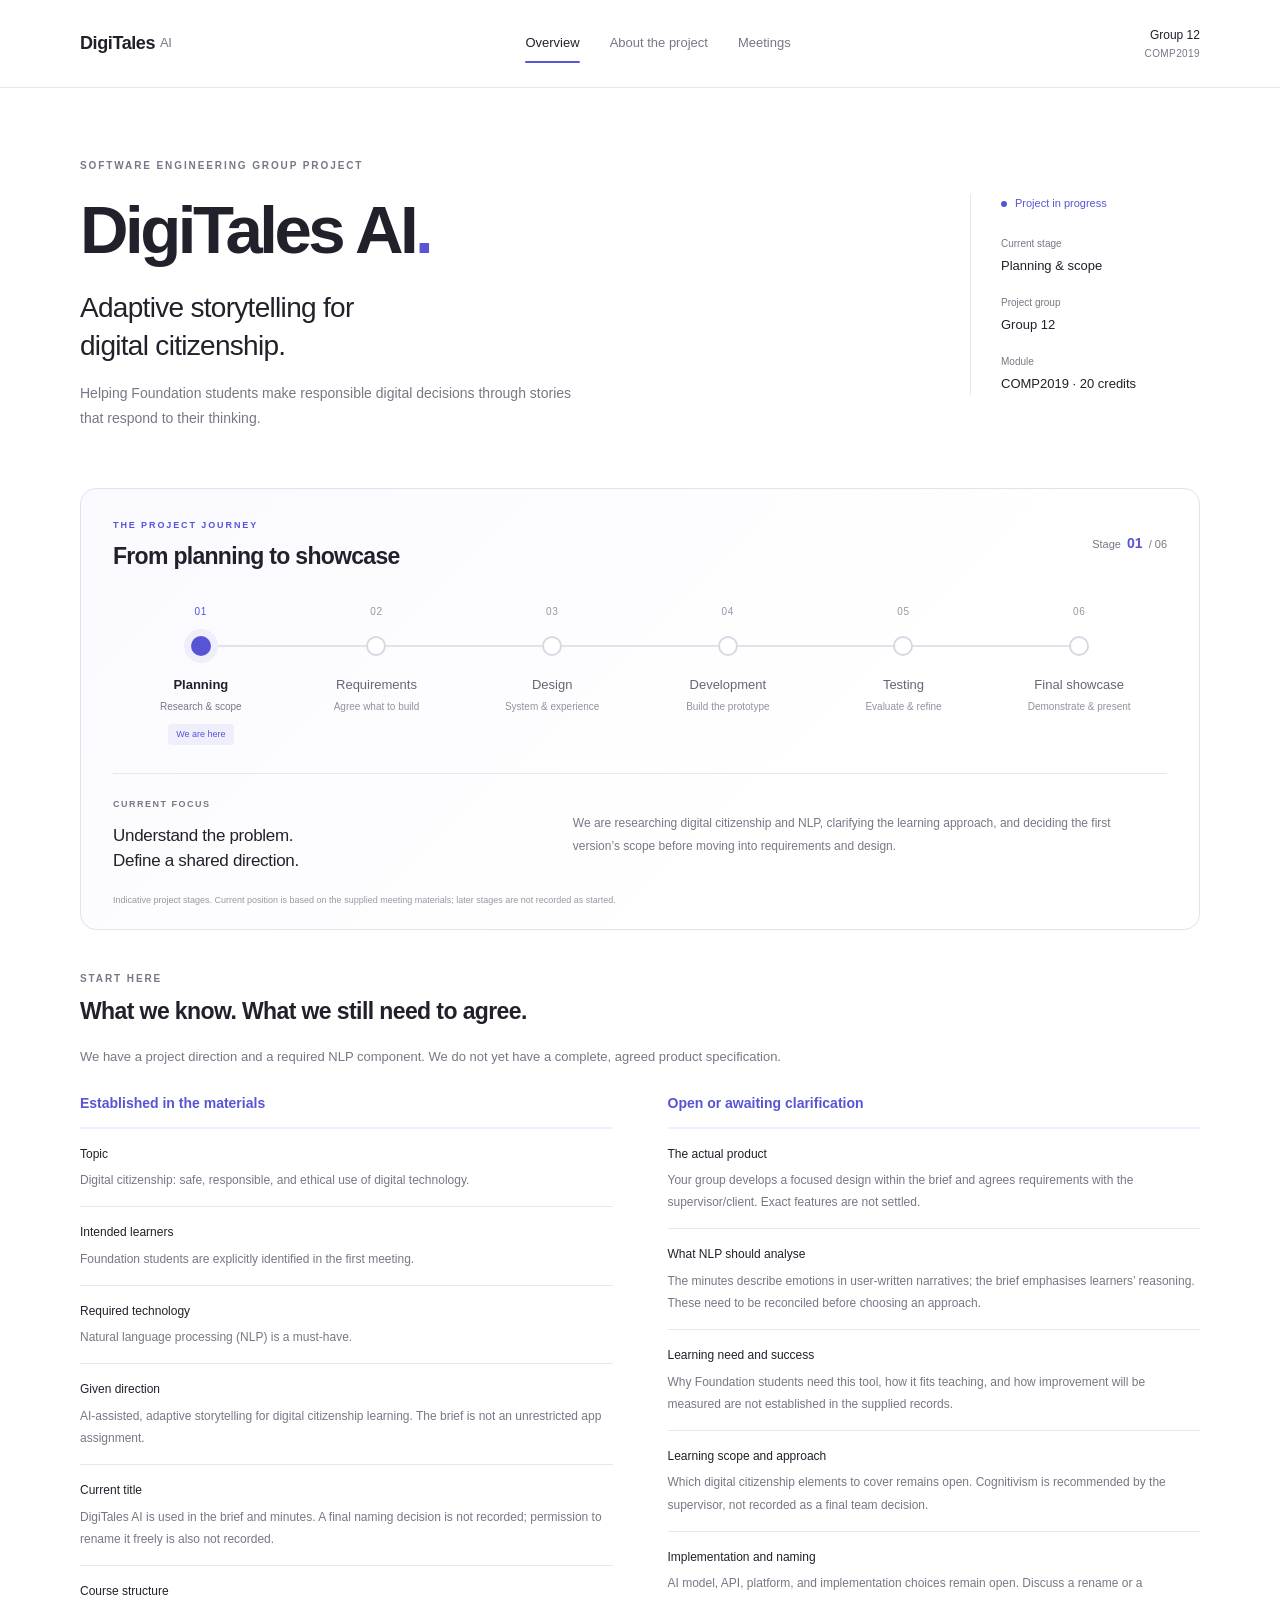
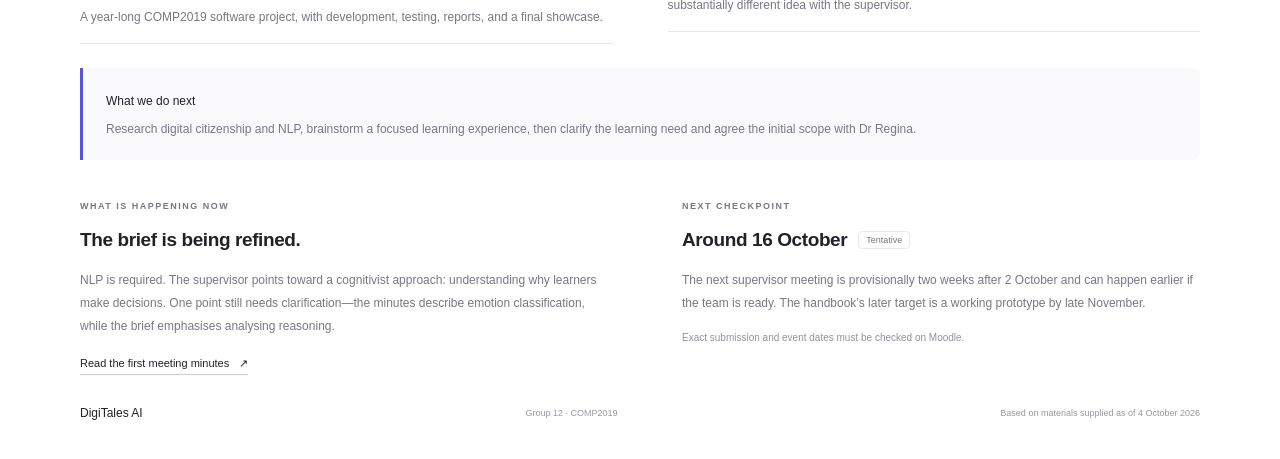
<file: index.html>
<!doctype html>
<html lang="en">
<head>
  <meta charset="utf-8">
  <meta name="viewport" content="width=device-width, initial-scale=1">
  <meta name="color-scheme" content="light">
  <title>DigiTales AI · Overview</title>
  <link rel="icon" href="dashboard-icon.svg" type="image/svg+xml">
  <link rel="stylesheet" href="dashboard.css">
</head>
<body class="page-overview">
  <a class="skip-link" href="#overview">Skip to content</a>
  <header class="site-header">
    <div class="header-inner">
      <a class="brand" href="index.html">DigiTales <span class="brand-ai">AI</span></a>
      <nav aria-label="Page sections"><a href="index.html" aria-current="page">Overview</a><a href="about.html">About the project</a><a href="meetings.html">Meetings</a></nav>
      <span class="header-group">Group 12 <span>COMP2019</span></span>
    </div>
  </header>
  <main>
    <section id="overview" aria-labelledby="project-title">
      <div class="hero">
        <div class="hero-copy"><p class="eyebrow">SOFTWARE ENGINEERING GROUP PROJECT</p><h1 id="project-title">DigiTales AI<span class="title-dot">.</span></h1><p class="hero-subtitle">Adaptive storytelling for<br>digital citizenship.</p><p class="hero-description">Helping Foundation students make responsible digital decisions through stories that respond to their thinking.</p></div>
        <div class="hero-meta"><span class="status-label"><span aria-hidden="true"></span>Project in progress</span><dl><div><dt>Current stage</dt><dd>Planning & scope</dd></div><div><dt>Project group</dt><dd>Group 12</dd></div><div><dt>Module</dt><dd>COMP2019 · 20 credits</dd></div></dl></div>
      </div>
      <section class="roadmap" aria-labelledby="roadmap-title">
        <div class="roadmap-heading"><div><p class="eyebrow">THE PROJECT JOURNEY</p><h2 id="roadmap-title">From planning to showcase</h2></div><span class="stage-counter">Stage <strong>01</strong> / 06</span></div>
        <ol class="stage-track" aria-label="Six project stages. Current stage: planning and scope.">
          <li class="current" aria-current="step"><span class="stage-number">01</span><span class="stage-dot" aria-hidden="true"></span><h3>Planning</h3><p>Research & scope</p><span class="current-label">We are here</span></li>
          <li><span class="stage-number">02</span><span class="stage-dot" aria-hidden="true"></span><h3>Requirements</h3><p>Agree what to build</p></li>
          <li><span class="stage-number">03</span><span class="stage-dot" aria-hidden="true"></span><h3>Design</h3><p>System & experience</p></li>
          <li><span class="stage-number">04</span><span class="stage-dot" aria-hidden="true"></span><h3>Development</h3><p>Build the prototype</p></li>
          <li><span class="stage-number">05</span><span class="stage-dot" aria-hidden="true"></span><h3>Testing</h3><p>Evaluate & refine</p></li>
          <li><span class="stage-number">06</span><span class="stage-dot" aria-hidden="true"></span><h3>Final showcase</h3><p>Demonstrate & present</p></li>
        </ol>
        <div class="current-focus"><div><span class="small-label">CURRENT FOCUS</span><h3>Understand the problem. <br>Define a shared direction.</h3></div><p>We are researching digital citizenship and NLP, clarifying the learning approach, and deciding the first version’s scope before moving into requirements and design.</p></div>
        <p class="roadmap-note">Indicative project stages. Current position is based on the supplied meeting materials; later stages are not recorded as started.</p>
      </section>
      <section class="project-clarity" aria-labelledby="clarity-title">
        <div class="subsection-heading"><div><p class="eyebrow">START HERE</p><h2 id="clarity-title">What we know. What we still need to agree.</h2></div></div>
        <p class="clarity-intro">We have a project direction and a required NLP component. We do not yet have a complete, agreed product specification.</p>
        <div class="clarity-grid">
          <div><h3>Established in the materials</h3><dl class="clarity-list">
            <div><dt>Topic</dt><dd>Digital citizenship: safe, responsible, and ethical use of digital technology.</dd></div>
            <div><dt>Intended learners</dt><dd>Foundation students are explicitly identified in the first meeting.</dd></div>
            <div><dt>Required technology</dt><dd>Natural language processing (NLP) is a must-have.</dd></div>
            <div><dt>Given direction</dt><dd>AI-assisted, adaptive storytelling for digital citizenship learning. The brief is not an unrestricted app assignment.</dd></div>
            <div><dt>Current title</dt><dd>DigiTales AI is used in the brief and minutes. A final naming decision is not recorded; permission to rename it freely is also not recorded.</dd></div>
            <div><dt>Course structure</dt><dd>A year-long COMP2019 software project, with development, testing, reports, and a final showcase.</dd></div>
          </dl></div>
          <div><h3>Open or awaiting clarification</h3><dl class="clarity-list">
            <div><dt>The actual product</dt><dd>Your group develops a focused design within the brief and agrees requirements with the supervisor/client. Exact features are not settled.</dd></div>
            <div><dt>What NLP should analyse</dt><dd>The minutes describe emotions in user-written narratives; the brief emphasises learners’ reasoning. These need to be reconciled before choosing an approach.</dd></div>
            <div><dt>Learning need and success</dt><dd>Why Foundation students need this tool, how it fits teaching, and how improvement will be measured are not established in the supplied records.</dd></div>
            <div><dt>Learning scope and approach</dt><dd>Which digital citizenship elements to cover remains open. Cognitivism is recommended by the supervisor, not recorded as a final team decision.</dd></div>
            <div><dt>Implementation and naming</dt><dd>AI model, API, platform, and implementation choices remain open. Discuss a rename or a substantially different idea with the supervisor.</dd></div>
          </dl></div>
        </div>
        <div class="clarity-next"><strong>What we do next</strong><p>Research digital citizenship and NLP, brainstorm a focused learning experience, then clarify the learning need and agree the initial scope with Dr Regina.</p></div>
      </section>
      <div class="overview-notes">
        <section><span class="small-label">WHAT IS HAPPENING NOW</span><h2>The brief is being refined.</h2><p>NLP is required. The supervisor points toward a cognitivist approach: understanding why learners make decisions. One point still needs clarification—the minutes describe emotion classification, while the brief emphasises analysing reasoning.</p><a class="inline-link" href="sources/meeting-01.pdf" target="_blank" rel="noopener">Read the first meeting minutes <span aria-hidden="true">↗</span></a></section>
        <section><span class="small-label">NEXT CHECKPOINT</span><h2>Around 16 October <span class="tentative">Tentative</span></h2><p>The next supervisor meeting is provisionally two weeks after 2 October and can happen earlier if the team is ready. The handbook’s later target is a working prototype by late November.</p><p class="secondary-note">Exact submission and event dates must be checked on Moodle.</p></section>
      </div>
    </section>
  </main>
  <footer class="site-footer"><a class="footer-brand" href="index.html">DigiTales AI</a><span>Group 12 · COMP2019</span><span>Based on materials supplied as of 4 October 2026</span></footer>
</body>
</html>
</file>
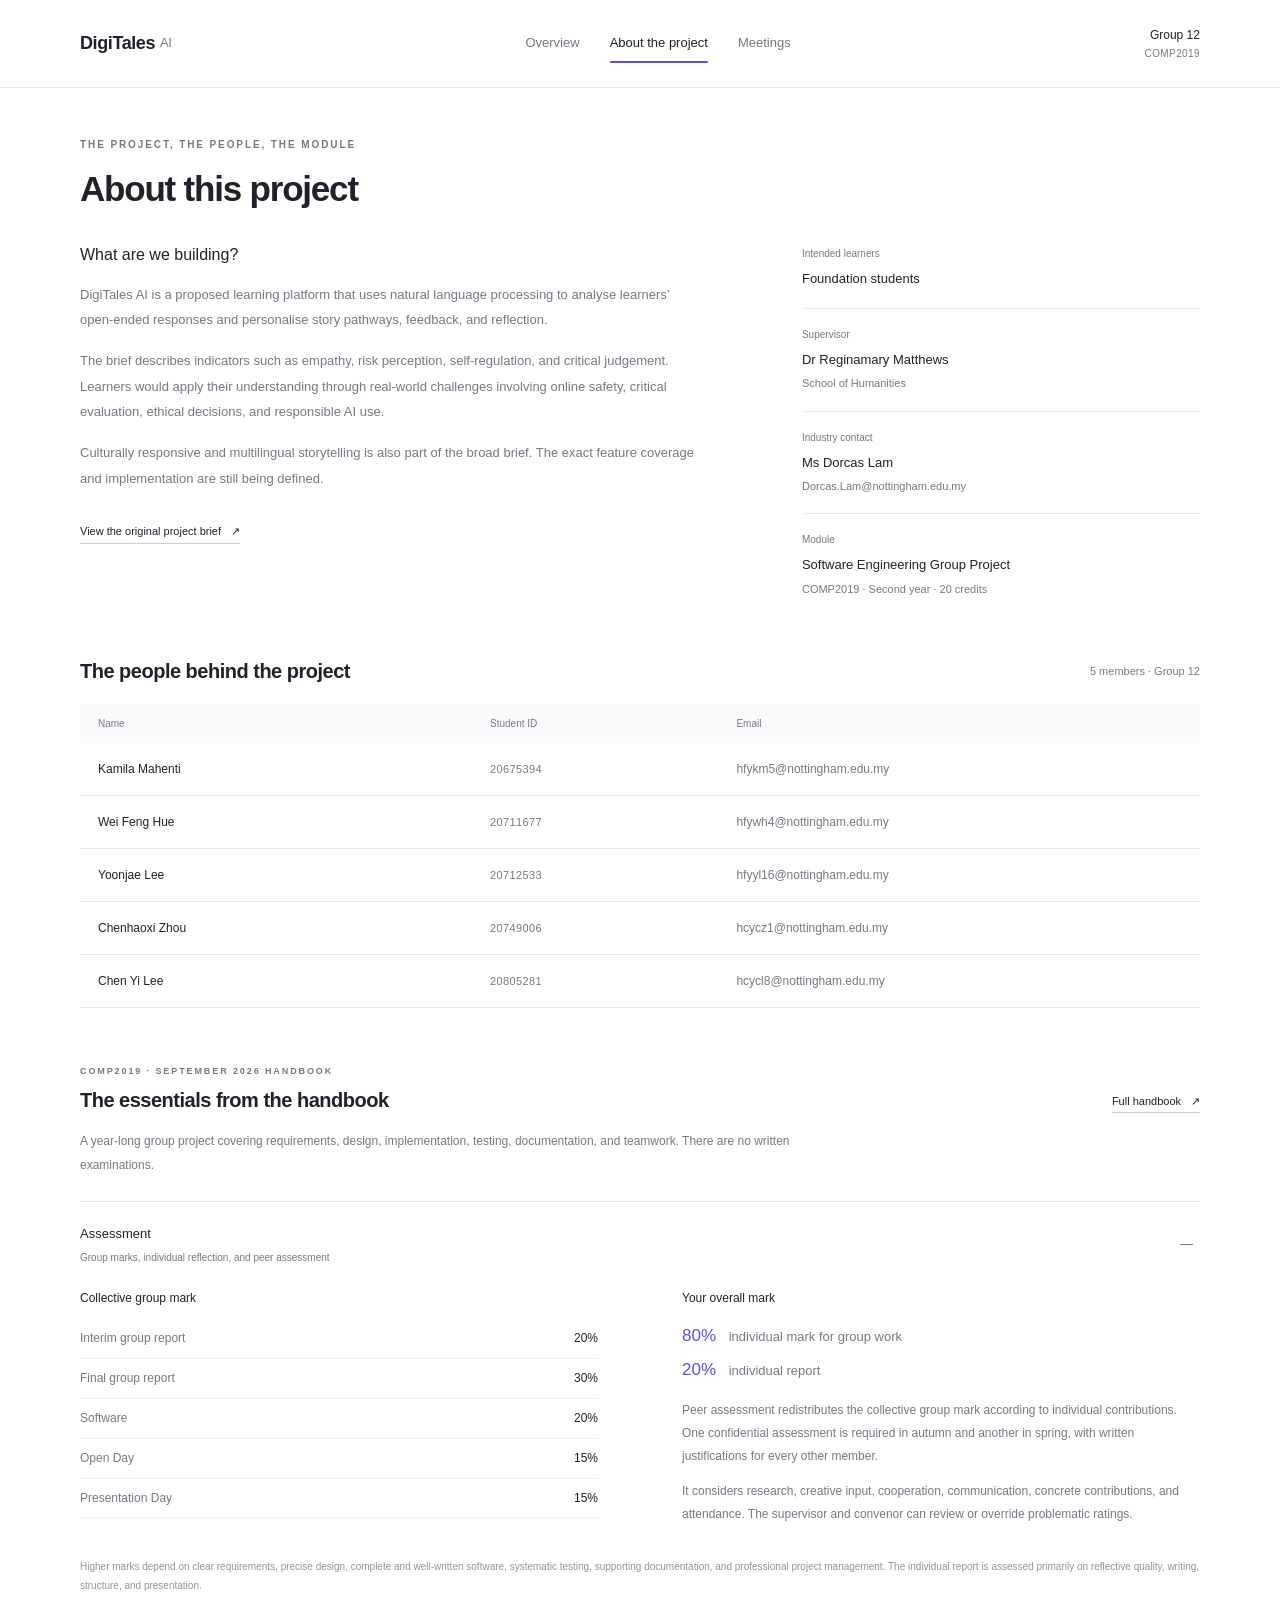
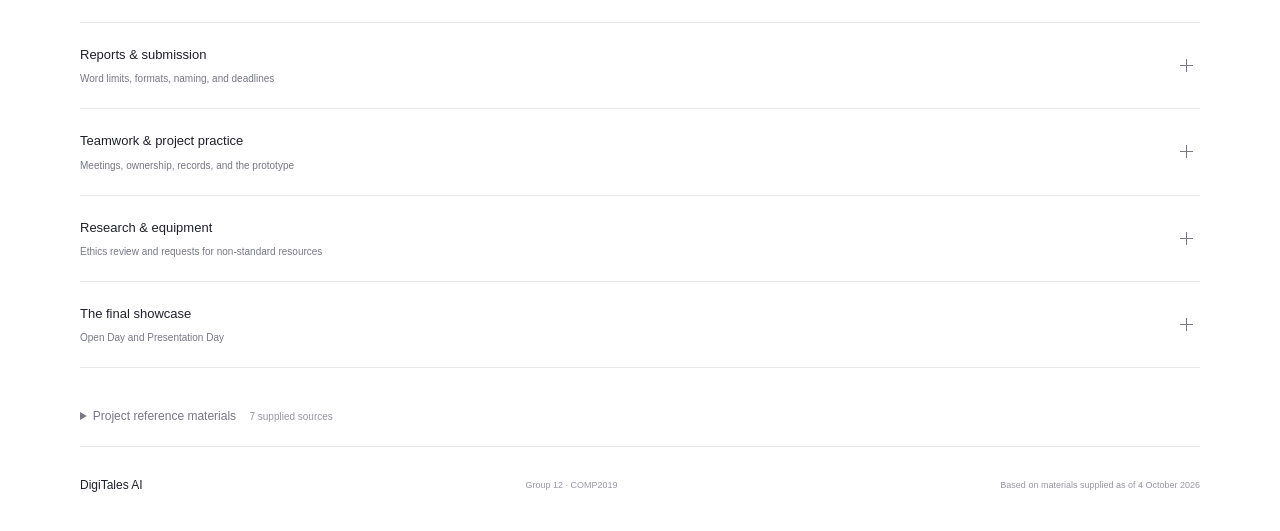
<file: about.html>
<!doctype html>
<html lang="en">
<head>
  <meta charset="utf-8">
  <meta name="viewport" content="width=device-width, initial-scale=1">
  <meta name="color-scheme" content="light">
  <title>DigiTales AI · About the project</title>
  <link rel="icon" href="dashboard-icon.svg" type="image/svg+xml">
  <link rel="stylesheet" href="dashboard.css">
</head>
<body class="page-about">
  <a class="skip-link" href="#about">Skip to content</a>
  <header class="site-header">
    <div class="header-inner">
      <a class="brand" href="index.html">DigiTales <span class="brand-ai">AI</span></a>
      <nav aria-label="Page sections"><a href="index.html">Overview</a><a href="about.html" aria-current="page">About the project</a><a href="meetings.html">Meetings</a></nav>
      <span class="header-group">Group 12 <span>COMP2019</span></span>
    </div>
  </header>
  <main>
    <section id="about" aria-labelledby="about-title">
      <div class="section-heading"><p class="eyebrow">THE PROJECT, THE PEOPLE, THE MODULE</p><h2 id="about-title">About this project</h2></div>
      <div class="about-grid">
        <div class="project-description"><h3>What are we building?</h3><p>DigiTales AI is a proposed learning platform that uses natural language processing to analyse learners’ open-ended responses and personalise story pathways, feedback, and reflection.</p><p>The brief describes indicators such as empathy, risk perception, self-regulation, and critical judgement. Learners would apply their understanding through real-world challenges involving online safety, critical evaluation, ethical decisions, and responsible AI use.</p><p>Culturally responsive and multilingual storytelling is also part of the broad brief. The exact feature coverage and implementation are still being defined.</p><a class="inline-link" href="project-brief.html" target="_blank" rel="noopener">View the original project brief <span aria-hidden="true">↗</span></a></div>
        <dl class="project-facts"><div><dt>Intended learners</dt><dd>Foundation students</dd></div><div><dt>Supervisor</dt><dd>Dr Reginamary Matthews<span>School of Humanities</span></dd></div><div><dt>Industry contact</dt><dd>Ms Dorcas Lam<a href="mailto:Dorcas.Lam@nottingham.edu.my">Dorcas.Lam@nottingham.edu.my</a></dd></div><div><dt>Module</dt><dd>Software Engineering Group Project<span>COMP2019 · Second year · 20 credits</span></dd></div></dl>
      </div>
      <section class="team-section" aria-labelledby="team-title"><div class="subsection-heading"><h3 id="team-title">The people behind the project</h3><span>5 members · Group 12</span></div><table class="team-table"><thead><tr><th scope="col">Name</th><th scope="col">Student ID</th><th scope="col">Email</th></tr></thead><tbody>
        <tr><th scope="row">Kamila Mahenti</th><td data-label="Student ID">20675394</td><td data-label="Email"><a href="mailto:hfykm5@nottingham.edu.my">hfykm5@nottingham.edu.my</a></td></tr>
        <tr><th scope="row">Wei Feng Hue</th><td data-label="Student ID">20711677</td><td data-label="Email"><a href="mailto:hfywh4@nottingham.edu.my">hfywh4@nottingham.edu.my</a></td></tr>
        <tr><th scope="row">Yoonjae Lee</th><td data-label="Student ID">20712533</td><td data-label="Email"><a href="mailto:hfyyl16@nottingham.edu.my">hfyyl16@nottingham.edu.my</a></td></tr>
        <tr><th scope="row">Chenhaoxi Zhou</th><td data-label="Student ID">20749006</td><td data-label="Email"><a href="mailto:hcycz1@nottingham.edu.my">hcycz1@nottingham.edu.my</a></td></tr>
        <tr><th scope="row">Chen Yi Lee</th><td data-label="Student ID">20805281</td><td data-label="Email"><a href="mailto:hcycl8@nottingham.edu.my">hcycl8@nottingham.edu.my</a></td></tr>
      </tbody></table></section>
      <section class="handbook-section" aria-labelledby="handbook-title"><div class="subsection-heading"><div><p class="eyebrow">COMP2019 · SEPTEMBER 2026 HANDBOOK</p><h3 id="handbook-title">The essentials from the handbook</h3></div><a class="inline-link" href="sources/comp2019-handbook.txt" target="_blank" rel="noopener">Full handbook <span aria-hidden="true">↗</span></a></div><p class="handbook-intro">A year-long group project covering requirements, design, implementation, testing, documentation, and teamwork. There are no written examinations.</p>
        <div class="handbook-details">
          <details open><summary><span><strong>Assessment</strong><span>Group marks, individual reflection, and peer assessment</span></span><span class="expand-mark" aria-hidden="true"></span></summary><div class="detail-content"><div class="assessment-layout"><div><h4>Collective group mark</h4><table class="assessment-table"><tbody><tr><th scope="row">Interim group report</th><td>20%</td></tr><tr><th scope="row">Final group report</th><td>30%</td></tr><tr><th scope="row">Software</th><td>20%</td></tr><tr><th scope="row">Open Day</th><td>15%</td></tr><tr><th scope="row">Presentation Day</th><td>15%</td></tr></tbody></table></div><div class="assessment-explanation"><h4>Your overall mark</h4><p><strong>80%</strong> individual mark for group work<br><strong>20%</strong> individual report</p><p>Peer assessment redistributes the collective group mark according to individual contributions. One confidential assessment is required in autumn and another in spring, with written justifications for every other member.</p><p>It considers research, creative input, cooperation, communication, concrete contributions, and attendance. The supervisor and convenor can review or override problematic ratings.</p></div></div><p class="detail-note">Higher marks depend on clear requirements, precise design, complete and well-written software, systematic testing, supporting documentation, and professional project management. The individual report is assessed primarily on reflective quality, writing, structure, and presentation.</p></div></details>
          <details><summary><span><strong>Reports & submission</strong><span>Word limits, formats, naming, and deadlines</span></span><span class="expand-mark" aria-hidden="true"></span></summary><div class="detail-content"><div class="report-grid"><section><h4>Interim group report</h4><p class="word-count">4,000–5,000 words</p><p>Expanded problem and research; agreed requirements; initial system and interface design; justified implementation decisions; early prototype / mini-Scrum results; problems and time plan.</p><p class="detail-note">Joint PDF · around halfway through the project.</p></section><section><h4>Final group report</h4><p class="word-count">7,000–8,000 words</p><p>A self-contained account of purpose, client, scope, literature, methodology, updated design, implementation, testing, component ownership, results against requirements, and technical / teamwork reflection.</p><p>Include testing evidence, all formal minutes or a link to the complete set, and a user manual if appropriate. Do not append the interim report.</p><p class="detail-note">Joint PDF · at the end of the project.</p></section><section><h4>Individual report</h4><p class="word-count">2,000–2,500 words</p><p>Your contribution, honest self-assessment, achievements and omissions, lessons learned, and what you would do differently. Contribution volume is addressed by peer assessment.</p><p class="detail-note">Individual PDF · at the end of the project.</p></section></div><h4>Rules to remember</h4><ul><li>Word counts exclude the cover / title page, table of contents, references, and appendices. Every 100 words above the upper limit incurs a 5% penalty relative to the report’s total marks.</li><li>Use the starter-pack cover template: prescribed report title, project title, date, group number, members’ names and usernames, and supervisor. Individual covers identify you and list the other members.</li><li>Submit on Moodle by 5:00 PM on the actual due date. One member submits joint work; each member submits their own individual report and peer assessments. Late submissions incur 5% per working day under the handbook.</li><li>Submit developed source code with the final report as ZIP or gzipped TAR. Attribute group-authored, adapted, and external components. Run instructions and a runnable package are encouraged where feasible.</li><li>Exact deadlines are on Moodle. The filename templates and worked examples conflict about “Grp” and number padding—confirm the required names before submitting.</li></ul><details class="filename-details"><summary>Handbook filename templates</summary><ul><li><code>InterimGrpRep-Grp&lt;group-num&gt;.pdf</code></li><li><code>FinalGrpRep-Grp&lt;group-num&gt;.pdf</code></li><li><code>&lt;group-num&gt;-src.zip</code> or <code>&lt;group-num&gt;-src.tar.gz</code></li><li><code>&lt;group-num&gt;-&lt;user-id&gt;-IR.pdf</code></li></ul></details></div></details>
          <details><summary><span><strong>Teamwork & project practice</strong><span>Meetings, ownership, records, and the prototype</span></span><span class="expand-mark" aria-hidden="true"></span></summary><div class="detail-content"><ul><li>Appoint a group leader to coordinate fair work, progress, and submissions. The project and its decisions belong to the whole group; the supervisor provides advice.</li><li>Meet internally every week. Supervisor meetings are normally weekly or biweekly, around 30 minutes, with rotating chair and secretary roles. Preserve all formal minutes.</li><li>Agree industry-client meetings monthly or once / twice per semester. For this project, Dr Regina coordinates readiness and preparation but will not attend the client meeting.</li><li>Expect about 200 hours over the module, averaging roughly 9 hours per term-time week. Use version control, document interfaces, integrate early, and draft reports throughout the project.</li><li>Aim for a working prototype by late November, then refine it using feedback. This is a handbook target, not an exact submission deadline.</li><li>Groups are allocated; forming your own group or swapping members is not permitted. Allocation or contact problems should go to the convenor.</li></ul></div></details>
          <details><summary><span><strong>Research & equipment</strong><span>Ethics review and requests for non-standard resources</span></span><span class="expand-mark" aria-hidden="true"></span></summary><div class="detail-content"><ul><li>All groups must discuss ethics with the supervisor. Research involving human participants, non-public personal data, or biological materials requires one group ethics application.</li><li>Use the Moodle form, work with the supervisor, submit it before relevant activities start, and revise it if it does not meet requirements.</li><li>Identify non-standard hardware or software needs in the first few weeks. Only one coordinated request per project is permitted, via supervisor approval. Availability is not guaranteed.</li><li>Students must not install hardware or software on school machines themselves.</li></ul></div></details>
          <details><summary><span><strong>The final showcase</strong><span>Open Day and Presentation Day</span></span><span class="expand-mark" aria-hidden="true"></span></summary><div class="detail-content"><div class="showcase-grid"><section><h4>Open Day</h4><p>A professional stall with posters, leaflets, and a working live demonstration for students, staff, and industry guests. Assessment covers demonstration reliability, display quality, and the team’s ability to explain the project.</p></section><section><h4>Presentation Day</h4><p>A 10-minute presentation followed by 5 minutes of questions. Explain the problem, application, and reflective conclusions. Preferably involve all members. Presentation quality and handling questions are assessed.</p><p>Pre-prepared demonstration slides are recommended. Check the schedule issued one week beforehand and arrive during the preceding break to prepare.</p></section></div><p class="detail-note">Dress formally for both events. Event dates and arrangements are on Moodle.</p></div></details>
        </div>
      </section>
      <details class="references"><summary>Project reference materials <span>7 supplied sources</span></summary><ul><li><a href="project-brief.html" target="_blank" rel="noopener">Original DigiTales AI project brief</a></li><li><a href="sources/comp2019-handbook.txt" target="_blank" rel="noopener">COMP2019 Handbook</a></li><li><a href="sources/meeting-01.pdf" target="_blank" rel="noopener">Meeting 01 minutes · 2 October 2026</a></li><li><a href="sources/supervisor-definition.png" target="_blank" rel="noopener">Supervisor message · defining digital citizenship</a></li><li><a href="sources/supervisor-learning.png" target="_blank" rel="noopener">Supervisor message · learning approaches</a></li><li><a href="sources/digital-citizenship-learning.pptx">Digital citizenship & learning-design deck · 84 slides</a></li><li><a href="sources/digital-citizenship-nine-elements.pptx">Nine elements of digital citizenship deck · 19 slides</a></li></ul><p>The decks are teaching references. Their original classroom tasks and access instructions are not extra SEGP requirements.</p></details>
    </section>
  </main>
  <footer class="site-footer"><a class="footer-brand" href="index.html">DigiTales AI</a><span>Group 12 · COMP2019</span><span>Based on materials supplied as of 4 October 2026</span></footer>
</body>
</html>
</file>
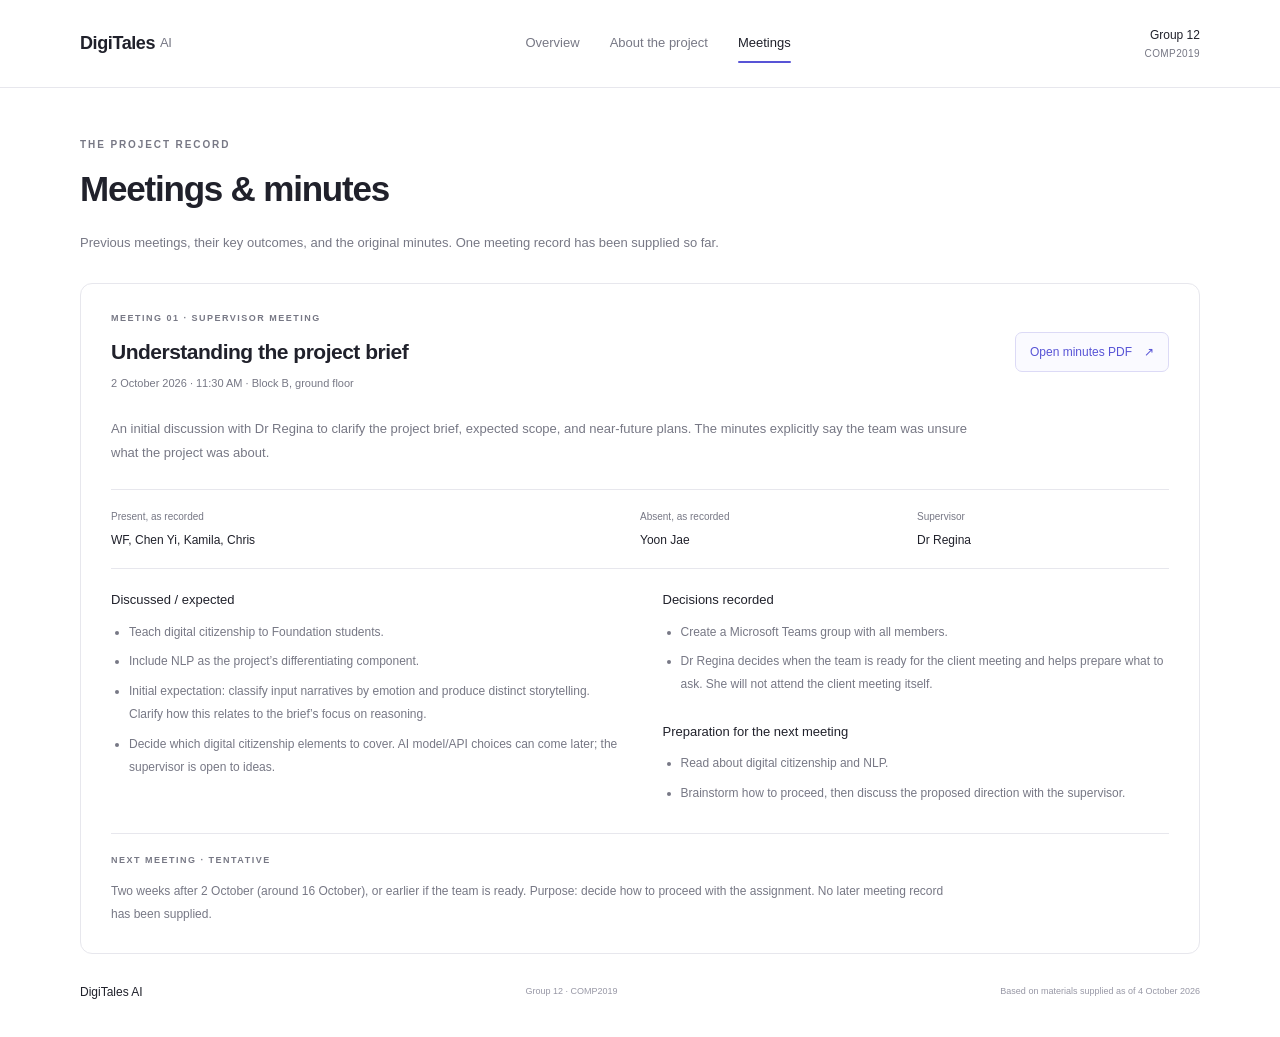
<file: meetings.html>
<!doctype html>
<html lang="en">
<head>
  <meta charset="utf-8">
  <meta name="viewport" content="width=device-width, initial-scale=1">
  <meta name="color-scheme" content="light">
  <title>DigiTales AI · Meetings</title>
  <link rel="icon" href="dashboard-icon.svg" type="image/svg+xml">
  <link rel="stylesheet" href="dashboard.css">
</head>
<body class="page-meetings">
  <a class="skip-link" href="#meetings">Skip to content</a>
  <header class="site-header">
    <div class="header-inner">
      <a class="brand" href="index.html">DigiTales <span class="brand-ai">AI</span></a>
      <nav aria-label="Page sections"><a href="index.html">Overview</a><a href="about.html">About the project</a><a href="meetings.html" aria-current="page">Meetings</a></nav>
      <span class="header-group">Group 12 <span>COMP2019</span></span>
    </div>
  </header>
  <main>
    <section id="meetings" aria-labelledby="meetings-title">
      <div class="section-heading"><p class="eyebrow">THE PROJECT RECORD</p><h2 id="meetings-title">Meetings & minutes</h2></div>
      <p class="meetings-intro">Previous meetings, their key outcomes, and the original minutes. One meeting record has been supplied so far.</p>
      <article class="meeting-record" aria-labelledby="meeting-01-title">
        <div class="meeting-record-heading"><div><span class="small-label">MEETING 01 · SUPERVISOR MEETING</span><h3 id="meeting-01-title">Understanding the project brief</h3><p>2 October 2026 · 11:30 AM · Block B, ground floor</p></div><a class="minutes-link" href="sources/meeting-01.pdf" target="_blank" rel="noopener">Open minutes PDF <span aria-hidden="true">↗</span></a></div>
        <p class="meeting-purpose">An initial discussion with Dr Regina to clarify the project brief, expected scope, and near-future plans. The minutes explicitly say the team was unsure what the project was about.</p>
        <dl class="meeting-attendance"><div><dt>Present, as recorded</dt><dd>WF, Chen Yi, Kamila, Chris</dd></div><div><dt>Absent, as recorded</dt><dd>Yoon Jae</dd></div><div><dt>Supervisor</dt><dd>Dr Regina</dd></div></dl>
        <div class="meeting-summary-grid"><section><h4>Discussed / expected</h4><ul><li>Teach digital citizenship to Foundation students.</li><li>Include NLP as the project’s differentiating component.</li><li>Initial expectation: classify input narratives by emotion and produce distinct storytelling. Clarify how this relates to the brief’s focus on reasoning.</li><li>Decide which digital citizenship elements to cover. AI model/API choices can come later; the supervisor is open to ideas.</li></ul></section><section><h4>Decisions recorded</h4><ul><li>Create a Microsoft Teams group with all members.</li><li>Dr Regina decides when the team is ready for the client meeting and helps prepare what to ask. She will not attend the client meeting itself.</li></ul><h4>Preparation for the next meeting</h4><ul><li>Read about digital citizenship and NLP.</li><li>Brainstorm how to proceed, then discuss the proposed direction with the supervisor.</li></ul></section></div>
        <div class="meeting-next"><span class="small-label">NEXT MEETING · TENTATIVE</span><p>Two weeks after 2 October (around 16 October), or earlier if the team is ready. Purpose: decide how to proceed with the assignment. No later meeting record has been supplied.</p></div>
      </article>
    </section>
  </main>
  <footer class="site-footer"><a class="footer-brand" href="index.html">DigiTales AI</a><span>Group 12 · COMP2019</span><span>Based on materials supplied as of 4 October 2026</span></footer>
</body>
</html>
</file>
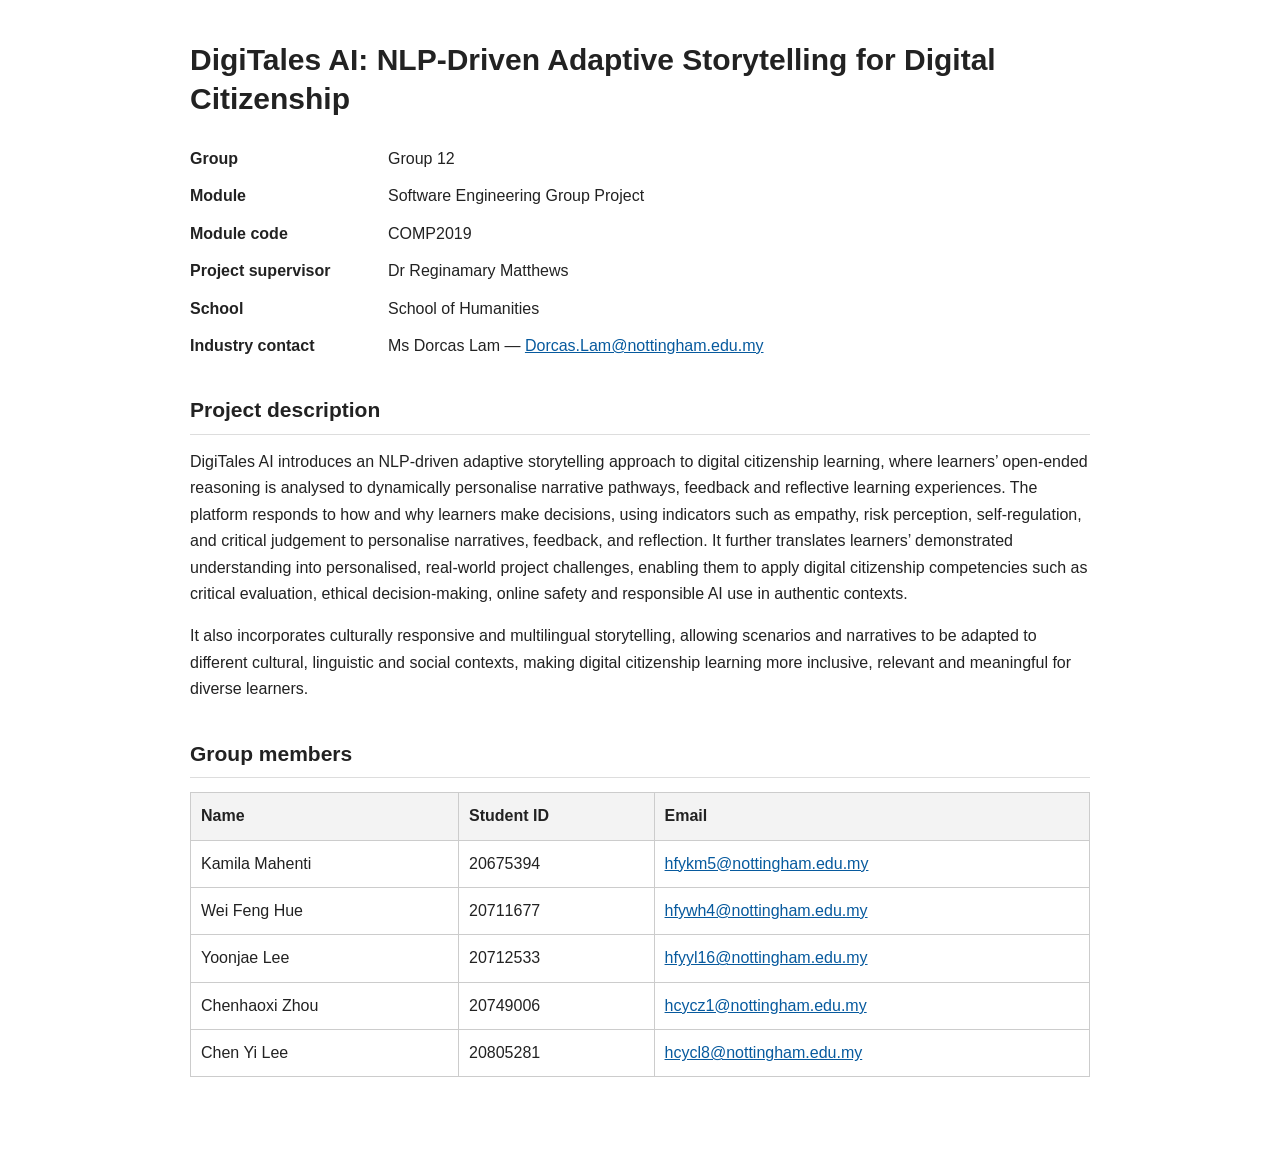
<file: project-brief.html>
<!doctype html>
<html lang="en">
<head>
  <meta charset="utf-8">
  <meta name="viewport" content="width=device-width, initial-scale=1">
  <title>Group 12 — COMP2019 Project Overview</title>
  <style>
    body { max-width: 900px; margin: 40px auto; padding: 0 20px 50px; color: #222; font: 16px/1.65 Arial, sans-serif; }
    h1 { margin: 0 0 28px; font-size: 30px; line-height: 1.3; }
    h2 { margin: 34px 0 14px; padding-bottom: 6px; border-bottom: 1px solid #ddd; font-size: 21px; }
    p { margin: 0 0 16px; }
    dl { display: grid; grid-template-columns: 180px 1fr; gap: 11px 18px; margin: 0; }
    dt { font-weight: bold; }
    dd { margin: 0; }
    a { color: #075a9e; overflow-wrap: anywhere; }
    table { width: 100%; border-collapse: collapse; }
    th, td { padding: 10px; border: 1px solid #ccc; text-align: left; }
    th { background: #f3f3f3; }
    .table-wrap { overflow-x: auto; }
    @media (max-width: 600px) {
      body { margin: 24px auto; }
      h1 { font-size: 25px; }
      dl { grid-template-columns: 1fr; gap: 2px; }
      dd { margin-bottom: 12px; }
    }
  </style>
</head>
<body>
  <h1>DigiTales AI: NLP-Driven Adaptive Storytelling for Digital Citizenship</h1>

  <dl>
    <dt>Group</dt><dd>Group 12</dd>
    <dt>Module</dt><dd>Software Engineering Group Project</dd>
    <dt>Module code</dt><dd>COMP2019</dd>
    <dt>Project supervisor</dt><dd>Dr Reginamary Matthews</dd>
    <dt>School</dt><dd>School of Humanities</dd>
    <dt>Industry contact</dt><dd>Ms Dorcas Lam — <a href="mailto:Dorcas.Lam@nottingham.edu.my">Dorcas.Lam@nottingham.edu.my</a></dd>
  </dl>

  <h2>Project description</h2>
  <p>DigiTales AI introduces an NLP-driven adaptive storytelling approach to digital citizenship learning, where learners’ open-ended reasoning is analysed to dynamically personalise narrative pathways, feedback and reflective learning experiences. The platform responds to how and why learners make decisions, using indicators such as empathy, risk perception, self-regulation, and critical judgement to personalise narratives, feedback, and reflection. It further translates learners’ demonstrated understanding into personalised, real-world project challenges, enabling them to apply digital citizenship competencies such as critical evaluation, ethical decision-making, online safety and responsible AI use in authentic contexts.</p>
  <p>It also incorporates culturally responsive and multilingual storytelling, allowing scenarios and narratives to be adapted to different cultural, linguistic and social contexts, making digital citizenship learning more inclusive, relevant and meaningful for diverse learners.</p>

  <h2>Group members</h2>
  <div class="table-wrap">
    <table>
      <thead><tr><th scope="col">Name</th><th scope="col">Student ID</th><th scope="col">Email</th></tr></thead>
      <tbody>
        <tr><td>Kamila Mahenti</td><td>20675394</td><td><a href="mailto:hfykm5@nottingham.edu.my">hfykm5@nottingham.edu.my</a></td></tr>
        <tr><td>Wei Feng Hue</td><td>20711677</td><td><a href="mailto:hfywh4@nottingham.edu.my">hfywh4@nottingham.edu.my</a></td></tr>
        <tr><td>Yoonjae Lee</td><td>20712533</td><td><a href="mailto:hfyyl16@nottingham.edu.my">hfyyl16@nottingham.edu.my</a></td></tr>
        <tr><td>Chenhaoxi Zhou</td><td>20749006</td><td><a href="mailto:hcycz1@nottingham.edu.my">hcycz1@nottingham.edu.my</a></td></tr>
        <tr><td>Chen Yi Lee</td><td>20805281</td><td><a href="mailto:hcycl8@nottingham.edu.my">hcycl8@nottingham.edu.my</a></td></tr>
      </tbody>
    </table>
  </div>
</body>
</html>
</file>
<file: dashboard.css>
:root{color-scheme:light;--ink:#20212b;--muted:#777885;--line:#e7e7ed;--accent:#5854d6;--accent-soft:#efeffc;--paper:#fff;--subtle:#fafafd;font-family:Inter,-apple-system,BlinkMacSystemFont,"Segoe UI",sans-serif;font-size:15px;line-height:1.7}
*{box-sizing:border-box}html{scroll-behavior:smooth;scroll-padding-top:112px}body{margin:0;background:var(--paper);color:var(--ink)}a{color:inherit;text-underline-offset:4px}a:focus-visible,summary:focus-visible{outline:3px solid var(--accent);outline-offset:5px}h1,h2,h3,h4,p{margin:0}h1,h2,h3,h4{line-height:1.25}h1,h2,h3,h4,strong{font-weight:600}button,input,textarea,select{font:inherit}section[id]{scroll-margin-top:0}.skip-link{position:absolute;top:-100px;left:20px;z-index:50;padding:10px 15px;background:var(--paper);color:var(--accent)}.skip-link:focus{top:12px}.site-header{position:sticky;top:0;z-index:10;background:#ffffffed;backdrop-filter:blur(16px);border-bottom:1px solid var(--line)}.header-inner{max-width:1192px;margin:0 auto;padding:23px 36px;display:flex;align-items:center;gap:28px;min-height:87px}.brand{display:flex;align-items:center;gap:10px;text-decoration:none;font-size:18px;font-weight:650;letter-spacing:-.4px;white-space:nowrap}.brand-mark{display:grid;place-items:center;width:30px;height:30px;border-radius:8px;background:var(--accent);color:white;font-size:20px;font-weight:500;margin-right:2px}.brand-ai{color:var(--muted);font-size:13px;font-weight:500;margin-left:-5px}.header-inner nav{display:flex;gap:30px;margin-left:auto;margin-right:auto}.header-inner nav a{position:relative;text-decoration:none;font-size:13px;color:var(--muted);padding:8px 0}.header-inner nav a[aria-current="page"]{color:var(--ink)}.header-inner nav a[aria-current="page"]::after{content:"";height:2px;position:absolute;bottom:0;left:0;right:0;background:var(--accent);border-radius:2px}.header-group{font-size:12px;font-weight:500;text-align:right;white-space:nowrap}.header-group span{display:block;color:var(--muted);font-size:10px;font-weight:400;letter-spacing:.4px}main{max-width:1192px;padding:0 36px;margin:0 auto}.hero{display:grid;grid-template-columns:minmax(0,1fr) 230px;gap:90px;align-items:center;padding:69px 0 56px}.eyebrow{font-size:10px;font-weight:600;letter-spacing:1.9px;color:var(--muted);margin-bottom:20px}.hero h1{font-size:clamp(43px,5.25vw,73px);letter-spacing:-3.5px;line-height:1.07;font-weight:650}.title-dot{color:var(--accent)}.hero-subtitle{font-size:28px;letter-spacing:-.7px;line-height:1.35;margin:23px 0 16px}.hero-description{max-width:510px;color:var(--muted);font-size:14px;line-height:1.85}.hero-meta{border-left:1px solid var(--line);padding-left:30px}.status-label{color:var(--accent);font-size:11px;display:flex;gap:8px;align-items:center;margin-bottom:22px}.status-label>span{height:6px;width:6px;border-radius:50%;background:var(--accent)}.hero-meta dl{margin:0}.hero-meta dl>div{margin-top:17px}.hero-meta dt{font-size:10px;color:var(--muted);margin-bottom:3px}.hero-meta dd{margin:0;font-size:13px;font-weight:500}.roadmap{border:1px solid #e2e2ed;border-radius:16px;padding:29px 32px 20px;background:linear-gradient(135deg,#fafaff,#fff 65%)}.roadmap-heading{display:flex;justify-content:space-between;gap:20px;align-items:center}.roadmap-heading .eyebrow{margin-bottom:8px;font-size:9px;color:var(--accent)}.roadmap h2{font-size:23px;letter-spacing:-.7px}.stage-counter{color:var(--muted);font-size:11px;white-space:nowrap}.stage-counter strong{color:var(--accent);font-size:14px;padding:0 3px}.stage-track{list-style:none;display:grid;grid-template-columns:repeat(6,minmax(0,1fr));position:relative;padding:0;margin:36px 0 28px;gap:0}.stage-track::before{content:"";height:2px;background:#e2e2ed;position:absolute;top:39px;left:8.333%;right:8.333%}.stage-track li{position:relative;text-align:center;min-width:0}.stage-number{display:block;font-size:10px;color:#9797a5;height:12px;line-height:12px;margin-bottom:18px;letter-spacing:.7px}.stage-dot{position:relative;z-index:1;display:block;width:20px;height:20px;border:2px solid #d8d8e4;background:#fff;border-radius:50%;margin:0 auto 20px}.stage-track h3{font-size:13px;font-weight:500;margin:0 4px 4px;line-height:1.4;color:#656674}.stage-track p{font-size:10px;color:#92929f;line-height:1.5;margin:0 3px}.stage-track .current .stage-dot{background:var(--accent);border-color:var(--accent);box-shadow:0 0 0 7px var(--accent-soft)}.stage-track .current .stage-number{color:var(--accent)}.stage-track .current h3{color:var(--ink);font-weight:600}.stage-track .current p{color:var(--muted)}.current-label{display:inline-block;font-size:9px;font-weight:500;color:var(--accent);background:var(--accent-soft);border-radius:4px;padding:3px 8px;margin-top:10px}.current-focus{display:grid;grid-template-columns:1fr 1.45fr;gap:50px;align-items:center;padding-top:23px;border-top:1px solid var(--line)}.small-label{font-size:9px;letter-spacing:1.5px;color:var(--muted);font-weight:600;display:block;margin-bottom:12px}.current-focus h3{font-size:17px;font-weight:500;line-height:1.45;letter-spacing:-.3px}.current-focus p{font-size:12px;color:var(--muted);max-width:540px;line-height:1.9}.roadmap-note{font-size:9px;color:#9797a5;margin-top:20px;line-height:1.7}.overview-notes{display:grid;grid-template-columns:1fr 1fr;gap:84px;margin:39px 0 0}.overview-notes h2{font-size:19px;letter-spacing:-.4px;margin-bottom:14px;line-height:1.5}.overview-notes p{font-size:12px;color:var(--muted);line-height:1.95}.inline-link{display:inline-flex;gap:10px;align-items:center;color:var(--ink);font-size:11px;text-decoration:none;border-bottom:1px solid #cccbd9;padding-bottom:2px;margin-top:15px}.inline-link:hover{color:var(--accent);border-color:var(--accent)}.tentative{font-size:9px;font-weight:400;color:var(--muted);border:1px solid var(--line);padding:3px 7px;border-radius:4px;margin-left:6px;vertical-align:middle;letter-spacing:0}.overview-notes .secondary-note{font-size:10px;margin-top:13px;color:#92929f}#about{margin-top:64px;border-top:1px solid var(--line);padding-top:58px}.section-heading .eyebrow{margin-bottom:14px}.section-heading>h2{font-size:35px;letter-spacing:-1.2px}.about-grid{display:grid;grid-template-columns:minmax(0,1.55fr) minmax(0,1fr);gap:105px;margin-top:34px}.project-description h3{font-size:16px;font-weight:500;margin-bottom:17px}.project-description p{font-size:13px;color:var(--muted);line-height:1.95;margin-bottom:16px}.project-facts{margin:0}.project-facts>div{padding:0 0 18px;margin-bottom:17px;border-bottom:1px solid var(--line)}.project-facts>div:last-child{border-bottom:0;margin-bottom:0}.project-facts dt{font-size:10px;color:var(--muted);margin-bottom:6px}.project-facts dd{margin:0;font-size:13px;font-weight:500}.project-facts dd span,.project-facts dd a{display:block;font-size:11px;font-weight:400;color:var(--muted);margin-top:3px;overflow-wrap:anywhere}.project-facts dd a{text-decoration:none}.project-facts dd a:hover{color:var(--accent)}.team-section{margin-top:43px}.subsection-heading{display:flex;align-items:center;justify-content:space-between;gap:20px;margin-bottom:20px}.subsection-heading h3{font-size:20px;letter-spacing:-.5px}.subsection-heading>span{font-size:11px;color:var(--muted)}.team-table{width:100%;border-collapse:collapse;text-align:left}.team-table thead{background:var(--subtle);color:var(--muted)}.team-table thead th{font-size:10px;font-weight:500;padding:11px 18px}.team-table tbody th,.team-table tbody td{padding:17px 18px;border-bottom:1px solid var(--line);font-size:12px;line-height:1.5}.team-table tbody th{font-weight:500;width:35%}.team-table tbody td:nth-child(2){font-variant-numeric:tabular-nums;letter-spacing:.4px;color:var(--muted);width:22%;font-size:11px}.team-table a{text-decoration:none;color:var(--muted);overflow-wrap:anywhere}.team-table a:hover{color:var(--accent)}.handbook-section{margin-top:56px}.handbook-section .eyebrow{font-size:9px;margin-bottom:9px}.handbook-section .subsection-heading{align-items:flex-end;margin-bottom:17px}.handbook-section .inline-link{margin:0;white-space:nowrap}.handbook-intro{font-size:12px;color:var(--muted);max-width:760px;margin-bottom:24px;line-height:1.95}.handbook-details{border-top:1px solid var(--line)}.handbook-details>details{border-bottom:1px solid var(--line)}.handbook-details>details>summary{display:flex;justify-content:space-between;align-items:center;gap:20px;list-style:none;cursor:pointer;padding:21px 0}.handbook-details>details>summary::-webkit-details-marker{display:none}.handbook-details summary strong{display:block;font-size:13px;font-weight:500}.handbook-details summary strong+span{display:block;font-size:10px;color:var(--muted);margin-top:4px}.expand-mark{width:17px;height:17px;position:relative;flex-shrink:0;margin-right:5px}.expand-mark::before,.expand-mark::after{content:"";position:absolute;background:#797986;left:2px;right:2px;top:8px;height:1px}.expand-mark::after{transform:rotate(90deg)}details[open]>summary>.expand-mark::after{transform:rotate(0deg)}.detail-content{padding:0 0 27px;font-size:12px;color:var(--muted);line-height:1.9}.detail-content h4{font-size:12px;font-weight:500;color:var(--ink);margin-bottom:13px}.detail-content p{margin-bottom:12px}.assessment-layout{display:grid;grid-template-columns:1fr 1fr;gap:84px;padding-top:4px}.assessment-table{width:100%;border-collapse:collapse}.assessment-table th,.assessment-table td{font-size:12px;padding:8px 0;border-bottom:1px solid #f0f0f4}.assessment-table th{text-align:left;font-weight:400}.assessment-table td{text-align:right;font-weight:500;color:var(--ink)}.assessment-explanation>p:first-of-type{font-size:13px;line-height:2}.assessment-explanation strong{color:var(--accent);margin-right:9px;font-size:17px;font-weight:500}.detail-note{font-size:10px;line-height:1.9;color:#92929f}.detail-content>.detail-note{margin:20px 0 0}.report-grid{display:grid;grid-template-columns:repeat(3,minmax(0,1fr));gap:32px;margin:5px 0 27px}.detail-content .word-count{color:var(--accent);font-size:15px;font-weight:500;margin:-3px 0 13px}.detail-content ul{padding-left:19px;margin:9px 0 0}.detail-content li{padding:3px 0}.filename-details{margin-top:18px}.filename-details summary{font-size:11px;cursor:pointer;color:var(--ink)}code{font-size:11px;overflow-wrap:anywhere;word-break:break-word;color:var(--ink)}.showcase-grid{display:grid;grid-template-columns:1fr 1fr;gap:50px}.references{border-bottom:1px solid var(--line);margin:38px 0 0;padding:0 0 20px}.references summary{font-size:12px;cursor:pointer;color:var(--muted)}.references summary span{font-size:10px;margin-left:10px;color:#9797a5}.references ul{list-style:none;padding:15px 0 0;margin:0}.references li{padding:4px 0;font-size:11px}.references a{color:var(--muted);text-decoration:none}.references a:hover{color:var(--accent)}.references p{font-size:10px;color:#92929f;margin-top:12px}.site-footer{max-width:1192px;padding:28px 36px 35px;margin:0 auto;display:flex;justify-content:space-between;align-items:center;gap:20px;font-size:9px;color:#9797a5}.footer-brand{color:var(--ink);font-size:12px;font-weight:500;text-decoration:none}
@media(min-width:1600px){.hero{padding-top:82px;padding-bottom:70px}}
@media(max-width:1050px){.hero{gap:45px}.about-grid{gap:55px}.overview-notes{gap:50px}.roadmap{padding:27px 25px 19px}.stage-track h3{font-size:12px}.stage-track p{font-size:9px}.assessment-layout{gap:45px}.report-grid{gap:24px}.current-focus{gap:30px}}
@media(max-width:780px){main{padding:0 25px}.header-inner{padding:17px 25px;gap:20px;min-height:75px}.header-inner nav{gap:20px}.hero{padding:47px 0 38px;grid-template-columns:minmax(0,1fr) 190px;gap:30px}.hero h1{font-size:52px;letter-spacing:-2.5px}.hero-subtitle{font-size:23px}.hero-description{font-size:12px}.hero-meta{padding-left:22px}.roadmap{padding:24px 20px 17px}.roadmap h2{font-size:21px}.stage-track h3{font-size:11px}.stage-track p{display:none}.stage-track{margin-top:32px}.current-focus{grid-template-columns:1fr 1.3fr;gap:28px}.current-focus h3{font-size:15px}.current-focus p{font-size:11px}.about-grid{gap:40px}.overview-notes{gap:35px}.overview-notes h2{font-size:17px}.tentative{display:inline-block;margin-left:0}.team-table tbody th,.team-table tbody td{padding:15px 12px}.team-table thead th{padding:10px 12px}.report-grid{grid-template-columns:1fr;gap:22px}.assessment-layout{gap:35px}.site-footer{padding-left:25px;padding-right:25px}.site-footer>span:last-child{max-width:185px;text-align:right}}
@media(max-width:600px){html{scroll-padding-top:120px}section[id]{scroll-margin-top:0}main{padding:0 20px}.header-inner{padding:15px 20px;flex-wrap:wrap;gap:8px 20px;min-height:100px}.brand{font-size:16px}.brand-mark{width:27px;height:27px;font-size:18px}.header-group{margin-left:auto;font-size:11px}.header-inner nav{order:3;flex-basis:100%;margin:0;gap:24px;padding-top:5px}.header-inner nav a{font-size:11px;padding:7px 0}.hero{display:block;padding:36px 0 29px}.eyebrow{font-size:8px;letter-spacing:1.5px;margin-bottom:18px}.hero h1{font-size:52px;letter-spacing:-2.8px}.hero-subtitle{font-size:24px;margin:19px 0 14px}.hero-description{font-size:12px;max-width:390px}.hero-meta{border-left:0;border-top:1px solid var(--line);padding:18px 0 0;margin-top:26px}.status-label{font-size:10px;margin-bottom:13px}.hero-meta dl{display:grid;grid-template-columns:repeat(3,minmax(0,1fr));gap:14px}.hero-meta dl>div{margin:0}.hero-meta dt{font-size:9px}.hero-meta dd{font-size:10px;line-height:1.6}.roadmap{padding:23px 18px 17px;border-radius:12px}.roadmap h2{font-size:18px;letter-spacing:-.5px}.roadmap-heading{gap:16px;align-items:flex-start}.roadmap-heading .eyebrow{font-size:8px;letter-spacing:1.3px}.stage-counter{font-size:9px;margin-top:5px}.stage-counter strong{font-size:11px}.stage-track{grid-template-columns:repeat(3,minmax(0,1fr));row-gap:26px;margin:29px 0 25px}.stage-track::before{display:none}.stage-track li:not(:nth-child(3n))::after{content:"";height:2px;background:#e2e2ed;position:absolute;top:39px;left:calc(50% + 10px);width:calc(100% - 20px)}.stage-track h3{font-size:11px;line-height:1.55}.stage-track p{display:none}.stage-track .stage-dot{margin-bottom:16px}.stage-track .current-label{font-size:8px;padding:2px 6px;margin-top:7px}.current-focus{grid-template-columns:1fr;gap:12px;padding-top:20px}.current-focus h3{font-size:16px}.current-focus h3 br{display:none}.small-label{font-size:8px;letter-spacing:1.3px;margin-bottom:9px}.current-focus p{font-size:11px}.roadmap-note{font-size:8px;line-height:1.8;margin-top:14px}.overview-notes{grid-template-columns:1fr;gap:28px;margin-top:29px}.overview-notes h2{font-size:18px;margin-bottom:10px}.overview-notes p{font-size:11px}.tentative{margin-left:5px}.overview-notes .secondary-note{font-size:9px;margin-top:10px}#about{padding-top:36px;margin-top:35px}.section-heading>h2{font-size:29px;letter-spacing:-.9px}.section-heading .eyebrow{font-size:8px;margin-bottom:12px}.about-grid{grid-template-columns:1fr;gap:28px;margin-top:26px}.project-description h3{font-size:15px}.project-description p{font-size:12px}.project-facts{display:grid;grid-template-columns:1fr 1fr;gap:20px}.project-facts>div{margin-bottom:0;padding-bottom:15px}.project-facts>div:last-child{border-bottom:1px solid var(--line)}.project-facts dd{font-size:11px}.project-facts dt{font-size:9px}.project-facts dd a,.project-facts dd span{font-size:10px}.team-section{margin-top:31px}.subsection-heading{align-items:flex-start;gap:18px}.subsection-heading h3{font-size:17px;line-height:1.45}.subsection-heading>span{font-size:9px;white-space:nowrap;margin-top:5px}.team-table{display:block}.team-table thead{position:absolute;width:1px;height:1px;clip-path:inset(50%);overflow:hidden;white-space:nowrap}.team-table tbody{display:block}.team-table tbody tr{display:grid;grid-template-columns:100px minmax(0,1fr);gap:9px 20px;padding:17px 0;border-bottom:1px solid var(--line)}.team-table tbody th,.team-table tbody td{display:block;padding:0;border:0;width:auto;font-size:11px}.team-table tbody th{grid-column:1/3;font-size:13px;font-weight:500}.team-table tbody td:nth-child(2){font-size:11px;width:auto}.team-table tbody td::before{content:attr(data-label);display:block;font-size:8px;color:#9797a5;letter-spacing:0;margin-bottom:4px}.team-table a{font-size:10px}.handbook-section{margin-top:36px}.handbook-section .subsection-heading{align-items:flex-start;gap:15px}.handbook-section .eyebrow{font-size:8px;line-height:1.7}.handbook-section h3{font-size:18px}.handbook-section .inline-link{font-size:9px;margin-top:21px;gap:4px}.handbook-intro{font-size:11px;margin-bottom:20px}.handbook-details>details>summary{padding:18px 0;min-height:70px;gap:15px}.handbook-details summary strong{font-size:12px}.handbook-details summary strong+span{font-size:9px}.detail-content{font-size:11px;padding-bottom:20px}.detail-content h4{font-size:11px}.assessment-layout,.showcase-grid{grid-template-columns:1fr;gap:24px}.assessment-table th,.assessment-table td{font-size:11px}.assessment-explanation>p:first-of-type{font-size:12px}.assessment-explanation strong{font-size:16px}.detail-content .word-count{font-size:14px}.detail-note{font-size:9px}.report-grid{margin-bottom:22px}.references{margin-top:29px;padding-bottom:19px}.references summary{font-size:10px;min-height:35px}.references summary span{font-size:9px}.references li{font-size:10px;padding:6px 0}.references p{font-size:9px}.site-footer{flex-wrap:wrap;padding:25px 20px;font-size:9px;gap:10px}.footer-brand{font-size:11px}.site-footer>span:nth-child(2){margin-left:auto}.site-footer>span:last-child{flex-basis:100%;max-width:none;text-align:left;font-size:8px}}
@media(max-width:360px){main{padding:0 16px}.header-inner{padding-left:16px;padding-right:16px}.hero h1{font-size:45px}.hero-subtitle{font-size:22px}.roadmap{padding-left:14px;padding-right:14px}.roadmap h2{font-size:17px}.stage-counter{font-size:8px}.stage-track h3{font-size:10px}.project-facts{gap:15px}.team-table tbody tr{grid-template-columns:85px minmax(0,1fr);gap:9px 13px}.subsection-heading h3{font-size:16px}.subsection-heading>span{font-size:8px}.handbook-section .subsection-heading{display:block}.handbook-section .inline-link{margin-top:10px}.site-footer{padding-left:16px;padding-right:16px}}
@media(prefers-reduced-motion:reduce){html{scroll-behavior:auto}}
@media print{.site-header{position:static;background:white;backdrop-filter:none}.skip-link{display:none}main{max-width:none}.hero{padding:25px 0}.roadmap,.team-section,.handbook-details>details{break-inside:avoid}#about{margin-top:35px;padding-top:30px}details:not([open])>.detail-content{display:block}.references ul,.references p{display:block}.site-footer{padding-top:20px}}
.project-clarity{margin-top:40px}.project-clarity .eyebrow{margin-bottom:10px}.project-clarity h2{font-size:23px;letter-spacing:-.6px}.clarity-intro,.meetings-intro{font-size:13px;color:var(--muted);line-height:1.9;max-width:780px;margin-bottom:25px}.clarity-grid{display:grid;grid-template-columns:1fr 1fr;gap:55px}.clarity-grid h3{font-size:14px;color:var(--accent);padding-bottom:14px;border-bottom:2px solid var(--accent-soft)}.clarity-list{margin:0}.clarity-list>div{padding:15px 0;border-bottom:1px solid var(--line)}.clarity-list dt{font-size:12px;font-weight:500;margin-bottom:5px}.clarity-list dd{margin:0;font-size:12px;color:var(--muted);line-height:1.85}.clarity-next{background:var(--subtle);padding:19px 23px;margin-top:24px;border-left:3px solid var(--accent);border-radius:0 8px 8px 0}.clarity-next strong{font-size:12px;font-weight:500}.clarity-next p{font-size:12px;color:var(--muted);line-height:1.9;margin-top:5px}#meetings{margin-top:56px;padding-top:48px;border-top:1px solid var(--line)}.meetings-intro{margin-top:20px}.meeting-record{border:1px solid var(--line);border-radius:12px;padding:27px 30px;margin-top:28px}.meeting-record-heading{display:flex;justify-content:space-between;align-items:center;gap:25px}.meeting-record-heading h3{font-size:21px;letter-spacing:-.5px}.meeting-record-heading p{font-size:11px;color:var(--muted);margin-top:9px}.minutes-link{display:inline-flex;gap:12px;align-items:center;text-decoration:none;color:var(--accent);font-size:12px;border:1px solid #dcdaf6;border-radius:7px;padding:9px 14px;white-space:nowrap;background:#fafaff}.minutes-link:hover{background:var(--accent-soft)}.meeting-purpose{font-size:13px;line-height:1.9;color:var(--muted);margin-top:24px;max-width:870px}.meeting-attendance{display:grid;grid-template-columns:2fr 1fr 1fr;gap:25px;border-top:1px solid var(--line);border-bottom:1px solid var(--line);padding:18px 0;margin:23px 0}.meeting-attendance dt{font-size:10px;color:var(--muted);margin-bottom:5px}.meeting-attendance dd{font-size:12px;margin:0}.meeting-summary-grid{display:grid;grid-template-columns:1fr 1fr;gap:45px}.meeting-summary-grid h4{font-size:13px;font-weight:500;margin-bottom:12px}.meeting-summary-grid ul{padding-left:18px;margin:0 0 21px;font-size:12px;color:var(--muted);line-height:1.9}.meeting-summary-grid li{padding-bottom:7px}.meeting-next{border-top:1px solid var(--line);padding-top:19px}.meeting-next p{font-size:12px;color:var(--muted);line-height:1.9;max-width:850px}
@media(min-width:601px) and (max-width:780px){.header-inner{gap:15px}.header-inner nav{gap:15px}.header-inner nav a{font-size:11px}.brand{font-size:16px}.header-group{font-size:10px}}
@media(max-width:600px){.project-clarity{margin-top:30px}.project-clarity h2{font-size:20px;line-height:1.4}.clarity-grid,.meeting-summary-grid{grid-template-columns:1fr;gap:26px}.clarity-grid h3{font-size:13px}.clarity-list dt,.clarity-list dd{font-size:11px}.clarity-intro,.meetings-intro,.meeting-purpose{font-size:12px}.clarity-next{padding:15px 17px}.clarity-next p{font-size:11px}#meetings{margin-top:35px;padding-top:36px}.meeting-record{padding:21px 18px}.meeting-record-heading{display:block}.meeting-record-heading h3{font-size:19px}.minutes-link{margin-top:18px;font-size:11px}.meeting-attendance{grid-template-columns:1fr;gap:14px}.meeting-summary-grid{gap:3px}.meeting-summary-grid ul,.meeting-next p{font-size:11px}}

.page-about #about,.page-meetings #meetings{margin-top:0;border-top:0;padding-top:48px}@media(max-width:600px){.page-about #about,.page-meetings #meetings{padding-top:36px}}
</file>
